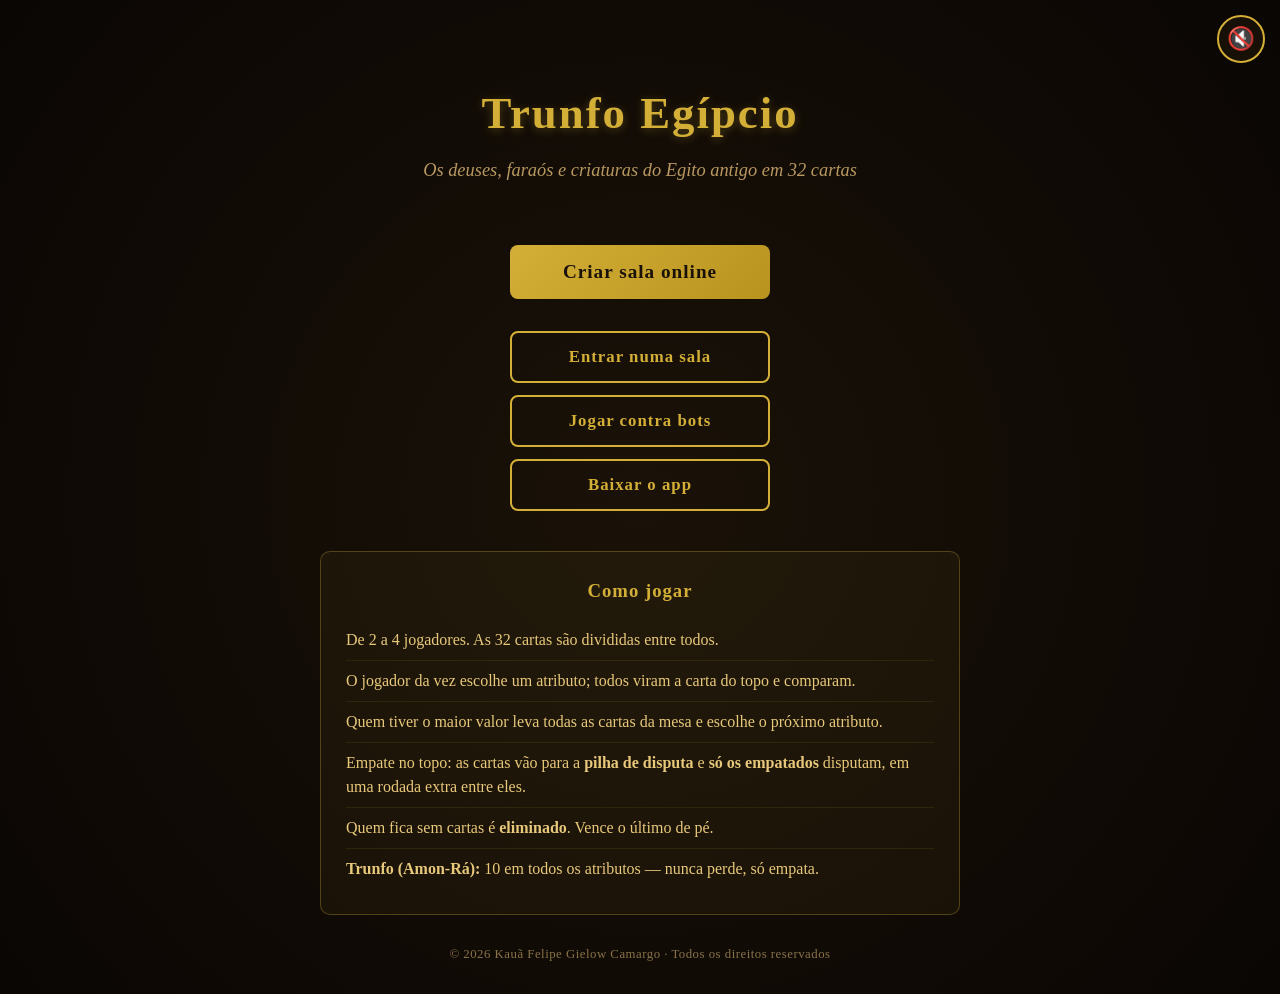
<file: index.html>
<!DOCTYPE html> <html lang="pt-BR"> <head> <meta charset="UTF-8"> <meta name="viewport" content="width=device-width,initial-scale=1,maximum-scale=1,user-scalable=no"> <title>Trunfo Egípcio</title> <link rel="stylesheet" href="style.css?v=14"> <link rel="manifest" href="manifest.json"> <meta name="theme-color" content="#010a4b"> <meta name="mobile-web-app-capable" content="yes"> <meta name="apple-mobile-web-app-capable" content="yes"> <meta name="apple-mobile-web-app-status-bar-style" content="black"> <meta name="apple-mobile-web-app-title" content="Trunfo Egípcio"> <link rel="apple-touch-icon" href="apple-touch-icon.png"> </head> <body> <audio id="musica-fundo" loop preload="auto"> <source src="musica-fundo.mp3" type="audio/mpeg"> <source src="musica-fundo.ogg" type="audio/ogg"> </audio> <button id="btn-som" type="button" aria-label="Ligar a música" title="Música: desligada">🔇</button> <section id="tela-inicial" class="tela ativa"> <h1>Trunfo Egípcio</h1> <p class="subtitulo">Os deuses, faraós e criaturas do Egito antigo em 32 cartas</p> <div class="menu-inicial"> <button id="btn-voltar-partida" class="botao-grande" hidden>Voltar para a partida online</button> <button id="btn-criar-sala" class="botao-grande">Criar sala online</button> <button id="btn-entrar-sala" class="botao-secundario">Entrar numa sala</button> <button id="btn-jogar-bots" class="botao-secundario">Jogar contra bots</button> <button id="btn-instalar" class="botao-secundario" hidden>Instalar o app</button> <a id="btn-baixar-app" class="botao-secundario" href="baixar.html">Baixar o app</a> </div> <div class="regras"> <h3>Como jogar</h3> <ul> <li>De 2 a 4 jogadores. As 32 cartas são divididas entre todos.</li> <li>O jogador da vez escolhe um atributo; todos viram a carta do topo e comparam.</li> <li>Quem tiver o maior valor leva todas as cartas da mesa e escolhe o próximo atributo.</li> <li>Empate no topo: as cartas vão para a <strong>pilha de disputa</strong> e <strong>só os empatados</strong> disputam, em uma rodada extra entre eles.</li> <li>Quem fica sem cartas é <strong>eliminado</strong>. Vence o último de pé.</li> <li><strong>Trunfo (Amon-Rá):</strong> 10 em todos os atributos — nunca perde, só empata.</li> </ul> </div> <p class="direitos">© 2026 Kauã Felipe Gielow Camargo · Todos os direitos reservados</p> </section> <section id="tela-entrar" class="tela"> <h1 class="titulo-medio" id="entrar-titulo">Como quer ser chamado?</h1> <p class="subtitulo" id="entrar-sub">Escolha um nome para a partida.</p> <div class="campo-nome"> <input id="input-nome" type="text" maxlength="16" placeholder="Seu nome" autocomplete="off"> </div> <div id="campo-codigo" class="campo-nome" hidden> <input id="input-codigo" type="text" maxlength="5" placeholder="CÓDIGO DA SALA" autocomplete="off" autocapitalize="characters" spellcheck="false"> </div> <p id="entrar-erro" class="aviso-erro"></p> <div class="lobby-botoes"> <button id="btn-entrar-voltar" class="botao-secundario">Voltar</button> <button id="btn-entrar-confirmar" class="botao-grande">Continuar</button> </div> </section> <section id="tela-sala" class="tela"> <h1 class="titulo-medio">Sala</h1> <div id="convite" class="convite"> <p class="convite-rotulo">Link de convite — envie para quem vai jogar:</p> <div class="convite-linha"> <input id="convite-link" type="text" readonly="readonly"> <button id="btn-copiar" class="botao-secundario">Copiar</button> </div> <p class="convite-codigo">Código: <strong id="convite-codigo">—</strong></p> </div> <div id="sala-assentos"></div> <p id="sala-status" class="aviso-lobby"></p> <div class="lobby-botoes"> <button id="btn-sala-sair" class="botao-secundario">Sair</button> <button id="btn-sala-comecar" class="botao-grande" style="display:none">Começar</button> </div> </section> <section id="tela-lobby" class="tela"> <h1 class="titulo-medio">Jogar contra bots</h1> <p class="subtitulo">Defina cada assento. O assento 1 é você.</p> <div id="assentos"></div> <p id="aviso-lobby" class="aviso-lobby"></p> <div class="lobby-botoes"> <button id="btn-voltar-lobby" class="botao-secundario">Voltar</button> <button id="btn-comecar" class="botao-grande" disabled="disabled">Começar</button> </div> </section> <section id="tela-jogo" class="tela"> <header id="placar"></header> <main id="mesa"></main> <div id="status"> <p id="mensagem">Escolha um atributo</p> <p id="contagem" class="contagem"></p> <button id="btn-proxima" class="botao-grande" style="display:none">Próxima rodada</button> </div> <div id="botoes-atributos"> <button class="btn-attr" data-attr="poder"><span class="nome-attr">Poder</span><span class="valor-attr" data-valor="poder">–</span></button> <button class="btn-attr" data-attr="inteligencia"><span class="nome-attr">Inteligência</span><span class="valor-attr" data-valor="inteligencia">–</span></button> <button class="btn-attr" data-attr="forca"><span class="nome-attr">Força</span><span class="valor-attr" data-valor="forca">–</span></button> <button class="btn-attr" data-attr="agressividade"><span class="nome-attr">Agressividade</span><span class="valor-attr" data-valor="agressividade">–</span></button> </div> <div id="rodape-online" class="rodape-online" hidden> <span id="info-online"></span> <button id="btn-sair-partida" class="botao-secundario botao-pequeno">Sair da partida</button> </div> </section> <section id="tela-fim" class="tela"> <h1 id="resultado-final"></h1> <p id="resumo-final"></p> <div id="revanche-box" class="revanche-box" hidden></div> <button id="btn-recomecar" class="botao-grande">Voltar ao início</button> </section> <button id="atualiza-banner" type="button" hidden></button> <script src="cards.js?v=14"></script> <script src="motor.js?v=14"></script> <script src="rede.js?v=14"></script> <script src="script.js?v=14"></script> <script src="online.js?v=14"></script> <script src="app.js?v=14"></script> </body> </html>
</file>
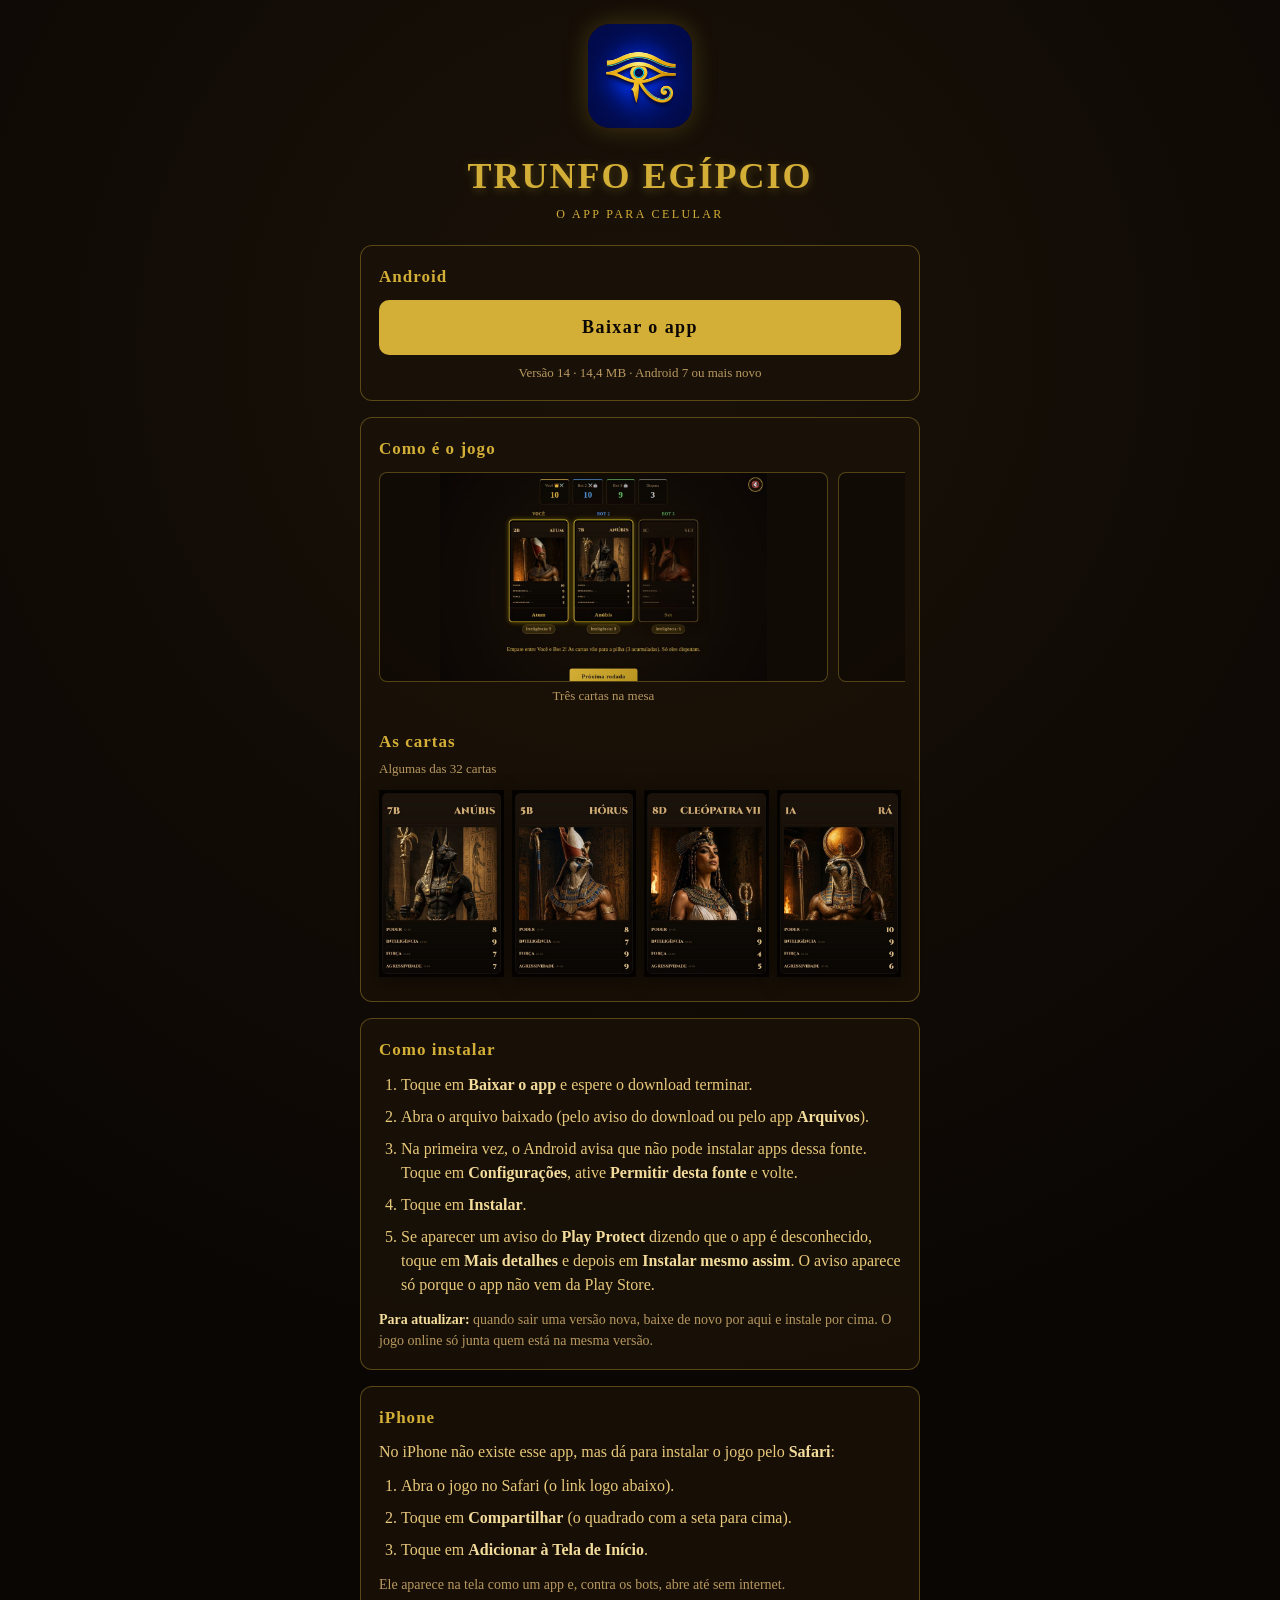
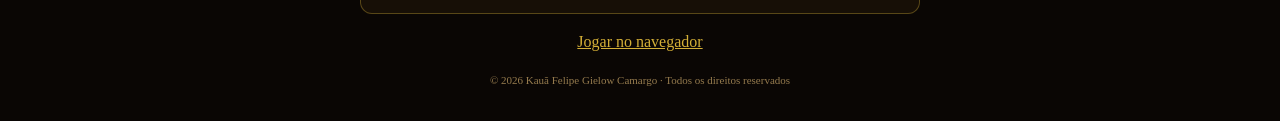
<file: baixar.html>
<!DOCTYPE html> <html lang="pt-BR"> <head> <meta charset="utf-8"> <meta name="viewport" content="width=device-width,initial-scale=1,viewport-fit=cover"> <title>Baixar o app — Trunfo Egípcio</title> <meta name="theme-color" content="#010a4b"> <link rel="icon" type="image/png" sizes="192x192" href="icon-192.png"> <link rel="apple-touch-icon" href="apple-touch-icon.png"> <style>:root{--ink:#0a0604;--surface:rgba(26,18,8,.85);--line:rgba(212,175,55,.35);--text:#e8c87a;--muted:#b89860;--bone:#d4af37}*{box-sizing:border-box}html{background:var(--ink)}body{margin:0;min-height:100vh;background:radial-gradient(circle at 50% 20%,#1a1208 0,var(--ink) 70%);color:var(--text);font-family:Georgia,"Times New Roman",serif;line-height:1.5;-webkit-font-smoothing:antialiased;padding:max(24px,env(safe-area-inset-top)) max(16px,env(safe-area-inset-right)) 32px max(16px,env(safe-area-inset-left))}main{max-width:560px;margin:0 auto}.topo{text-align:center;margin-bottom:22px}.topo img{width:104px;height:104px;border-radius:22px;box-shadow:0 0 24px rgba(212,175,55,.25)}h1{font-family:inherit;font-weight:700;letter-spacing:2px;font-size:clamp(26px,8vw,36px);color:var(--bone);text-shadow:0 2px 10px rgba(212,175,55,.3);margin:14px 0 2px}.sub{color:var(--bone);letter-spacing:.2em;text-transform:uppercase;font-size:12px;margin:0}section{background:var(--surface);border:1px solid var(--line);border-radius:12px;padding:18px;margin:0 0 16px}h2{font-family:inherit;font-weight:700;letter-spacing:.06em;font-size:17px;color:var(--bone);margin:0 0 10px}.baixar{display:block;text-align:center;text-decoration:none;font-family:inherit;font-weight:700;letter-spacing:.08em;font-size:18px;color:#0a0604;background:var(--bone);border-radius:10px;padding:14px 16px}.baixar:hover{background:#e6c65a}.info{text-align:center;color:var(--muted);font-size:13px;margin:8px 0 0}ol{margin:0;padding-left:22px}li{margin:0 0 8px}li:last-child{margin-bottom:0}b{color:#f3dc9b}.nota{color:var(--muted);font-size:14px;margin:12px 0 0}.jogar{display:block;text-align:center;color:var(--bone);margin:6px 0 18px}.copy{text-align:center;font-size:11px;color:var(--muted);opacity:.8;margin:0}.telas{display:flex;gap:10px;overflow-x:auto;scroll-snap-type:x mandatory;margin:0 -4px;padding:0 4px 6px}.telas figure{flex:0 0 86%;margin:0;scroll-snap-align:center}.telas img{display:block;width:100%;height:210px;object-fit:contain;background:rgba(0,0,0,.35);border-radius:8px;border:1px solid var(--line);cursor:zoom-in}figcaption{text-align:center;font-size:13px;color:var(--muted);margin-top:4px}.cartas{display:grid;grid-template-columns:repeat(4,1fr);gap:8px;margin-top:6px}.cartas img{display:block;width:100%;aspect-ratio:5/8;object-fit:contain;border-radius:7px;cursor:zoom-in;filter:drop-shadow(0 4px 10px rgba(0,0,0,.45))}@media (max-width:420px){.cartas{grid-template-columns:repeat(2,1fr)}}.h2-cartas{margin-top:18px!important}.nota-cartas{color:var(--muted);font-size:13px;margin:-6px 0 4px}#zoom{position:fixed;inset:0;z-index:10;background:rgba(0,0,0,.9);display:flex;align-items:center;justify-content:center;padding:16px;cursor:zoom-out}#zoom img{max-width:100%;max-height:100%;object-fit:contain;border-radius:8px}[hidden]{display:none!important}</style> </head> <body> <main> <div class="topo"> <img src="icon-192.png" alt=""> <h1>TRUNFO EGÍPCIO</h1> <p class="sub">O app para celular</p> </div> <section id="android"> <h2>Android</h2> <a class="baixar" id="baixarApk" href="#" hidden download>Baixar o app</a> <p class="info" id="apkInfo">Procurando o app…</p> </section> <section id="galeria"> <h2>Como é o jogo</h2> <div class="telas"> <figure><img src="vitrine/tela-partida.jpg" alt="Três cartas na mesa" loading="lazy"><figcaption>Três cartas na mesa</figcaption></figure> <figure><img src="vitrine/tela-celular.jpg" alt="No celular" loading="lazy"><figcaption>No celular</figcaption></figure> <figure><img src="vitrine/tela-inicio.jpg" alt="A tela inicial" loading="lazy"><figcaption>A tela inicial</figcaption></figure> </div> <h2 class="h2-cartas">As cartas</h2> <p class="nota-cartas">Algumas das 32 cartas</p> <div class="cartas"> <img src="vitrine/carta-anubis.jpg" alt="Anúbis" loading="lazy"> <img src="vitrine/carta-horus.jpg" alt="Hórus" loading="lazy"> <img src="vitrine/carta-cleopatra-vii.jpg" alt="Cleópatra VII" loading="lazy"> <img src="vitrine/carta-ra.jpg" alt="Rá" loading="lazy"> </div> </section> <section id="passos"> <h2>Como instalar</h2> <ol> <li>Toque em <b>Baixar o app</b> e espere o download terminar.</li> <li>Abra o arquivo baixado (pelo aviso do download ou pelo app <b>Arquivos</b>).</li> <li>Na primeira vez, o Android avisa que não pode instalar apps dessa fonte. Toque em <b>Configurações</b>, ative <b>Permitir desta fonte</b> e volte.</li> <li>Toque em <b>Instalar</b>.</li> <li>Se aparecer um aviso do <b>Play Protect</b> dizendo que o app é desconhecido, toque em <b>Mais detalhes</b> e depois em <b>Instalar mesmo assim</b>. O aviso aparece só porque o app não vem da Play Store.</li> </ol> <p class="nota"><b>Para atualizar:</b> quando sair uma versão nova, baixe de novo por aqui e instale por cima. O jogo online só junta quem está na mesma versão.</p> </section> <section id="iphone"> <h2>iPhone</h2> <p style="margin:0 0 10px">No iPhone não existe esse app, mas dá para instalar o jogo pelo <b>Safari</b>:</p> <ol> <li>Abra o jogo no Safari (o link logo abaixo).</li> <li>Toque em <b>Compartilhar</b> (o quadrado com a seta para cima).</li> <li>Toque em <b>Adicionar à Tela de Início</b>.</li> </ol> <p class="nota">Ele aparece na tela como um app e, contra os bots, abre até sem internet.</p> </section> <a class="jogar" href="./">Jogar no navegador</a> <p class="copy">© 2026 Kauã Felipe Gielow Camargo · Todos os direitos reservados</p> </main> <div id="zoom" hidden><img alt=""></div> <script>!function(){"use strict";(/iPhone|iPad|iPod/.test(navigator.userAgent)||"MacIntel"===navigator.platform&&navigator.maxTouchPoints>1)&&(document.getElementById("android").hidden=!0,document.getElementById("passos").hidden=!0);var e=document.getElementById("apkInfo"),n=document.getElementById("baixarApk"),t=document.getElementById("zoom"),o=t.querySelector("img");document.querySelectorAll("#galeria img").forEach(function(e){e.addEventListener("click",function(){o.src=e.src,o.alt=e.alt,t.hidden=!1}),e.addEventListener("error",function(){(e.closest("figure")||e).hidden=!0})}),t.addEventListener("click",function(){t.hidden=!0}),document.addEventListener("keydown",function(e){"Escape"===e.key&&(t.hidden=!0)}),fetch("app/app.json",{cache:"no-store"}).then(function(e){if(!e.ok)throw new Error("sem app");return e.json()}).then(function(t){n.href="app/"+t.arquivo,n.hidden=!1,e.textContent="Versão "+t.versao+" · "+(t.tamanho/1048576).toFixed(1).replace(".",",")+" MB · Android 7 ou mais novo"}).catch(function(){e.textContent=!1===navigator.onLine?"Sem internet agora. Conecte-se para baixar o app.":"O app ainda não está disponível. Enquanto isso, dá para jogar no navegador."})}()</script> </body> </html>
</file>
<file: style.css>
*{margin:0;padding:0;box-sizing:border-box}body{background:radial-gradient(circle at center,#1a1208 0,#0a0604 100%);color:#e8c87a;font-family:Georgia,"Times New Roman",serif;min-height:100vh;padding:20px;line-height:1.5}h1{font-size:2.8rem;color:#d4af37;letter-spacing:2px;text-shadow:0 2px 10px rgba(212,175,55,.3);margin-bottom:10px}.titulo-medio{font-size:2rem}.tela{display:none;max-width:1100px;margin:0 auto}.tela.ativa{display:block;animation:aparecer .3s ease-out}@keyframes aparecer{from{opacity:0;transform:translateY(10px)}to{opacity:1;transform:translateY(0)}}#tela-inicial{text-align:center;padding-top:60px}.subtitulo{font-style:italic;color:#b89860;margin-bottom:40px;font-size:1.15rem}.regras{background:rgba(212,175,55,.05);border:1px solid rgba(212,175,55,.3);border-radius:10px;padding:25px;max-width:640px;margin:40px auto 0;text-align:left}.regras h3{color:#d4af37;margin-bottom:15px;text-align:center;letter-spacing:1px}.regras ul{list-style:none}.regras li{padding:8px 0;border-bottom:1px solid rgba(212,175,55,.1)}.regras li:last-child{border-bottom:none}.botao-grande{background:linear-gradient(135deg,#d4af37 0,#b8941f 100%);color:#1a1208;border:none;padding:16px 40px;font-size:1.2rem;font-weight:700;font-family:inherit;cursor:pointer;border-radius:8px;letter-spacing:1px;transition:transform .15s,box-shadow .15s;margin:20px 0}.botao-grande:hover:not(:disabled){transform:translateY(-2px);box-shadow:0 6px 20px rgba(212,175,55,.4)}.botao-grande:active{transform:translateY(0)}.botao-grande:disabled{opacity:.4;cursor:not-allowed}.botao-secundario{background:0 0;color:#d4af37;border:2px solid #d4af37;padding:14px 30px;font-size:1.05rem;font-weight:700;font-family:inherit;cursor:pointer;border-radius:8px;letter-spacing:1px;transition:background .15s}.botao-secundario:hover{background:rgba(212,175,55,.15)}a.botao-secundario{display:inline-block;text-align:center;text-decoration:none;line-height:normal}.link-baixar{display:block;margin-top:6px;color:#d4af37;font-weight:700}#btn-som{position:fixed;top:15px;right:15px;z-index:1000;width:48px;height:48px;padding:0;border-radius:50%;border:2px solid #d4af37;background:rgba(26,18,8,.85);color:#d4af37;font-size:1.4rem;line-height:1;cursor:pointer;display:flex;align-items:center;justify-content:center;transition:transform .15s,box-shadow .15s,background .15s}#btn-som:hover{transform:translateY(-2px);background:rgba(212,175,55,.2);box-shadow:0 4px 14px rgba(212,175,55,.4)}#btn-som:active{transform:translateY(0)}#tela-lobby{text-align:center;padding-top:40px}#assentos{display:grid;grid-template-columns:repeat(2,1fr);gap:16px;max-width:680px;margin:30px auto 0}.assento{background:rgba(212,175,55,.05);border:2px solid var(--cor,#d4af37);border-radius:12px;padding:18px}.assento-titulo{color:var(--cor,#d4af37);font-weight:700;letter-spacing:1px;margin-bottom:12px;text-transform:uppercase;font-size:.95rem}.assento-ops{display:flex;flex-direction:column;gap:8px}.op-assento{background:rgba(0,0,0,.25);border:1px solid rgba(212,175,55,.3);color:#e8c87a;padding:10px;font-family:inherit;font-size:.95rem;border-radius:6px;cursor:pointer;transition:all .15s}.op-assento:hover{background:rgba(212,175,55,.15)}.op-assento.sel{background:var(--cor,#d4af37);color:#1a1208;font-weight:700;border-color:var(--cor,#d4af37)}.assento-fixo{background:var(--cor,#d4af37);color:#1a1208;font-weight:700;letter-spacing:1px;padding:12px;border-radius:6px;text-align:center}.aviso-lobby{color:#b89860;margin-top:22px;font-style:italic;min-height:1.4em}.lobby-botoes{display:flex;gap:16px;justify-content:center;align-items:center;margin-top:10px}#placar{display:flex;flex-wrap:wrap;justify-content:center;gap:12px;margin-bottom:22px}.bloco-placar{text-align:center;background:rgba(0,0,0,.25);border:1px solid rgba(212,175,55,.25);border-top:3px solid var(--cor,#d4af37);border-radius:8px;padding:10px 16px;min-width:96px}.bloco-placar.pilha{border-top-color:#888;opacity:.95}.bloco-placar.eliminado{opacity:.4;filter:grayscale(.7)}.rotulo{display:block;font-size:.8rem;color:#b89860;letter-spacing:.5px}.numero{display:block;font-size:1.8rem;color:var(--cor,#d4af37);font-weight:700}.bloco-placar.pilha .numero{color:#ccc}#mesa{min-height:420px;display:flex;align-items:flex-start;justify-content:center;margin-bottom:22px}.mesa-escolha{text-align:center;width:100%;max-width:340px}.rotulo-lado{color:var(--cor,#b89860);letter-spacing:2px;text-transform:uppercase;font-size:.95rem;margin-bottom:10px;font-weight:700}.mesa-grid{display:flex;flex-wrap:wrap;gap:18px;justify-content:center;align-items:flex-start;width:100%}.slot-mesa{display:flex;flex-direction:column;align-items:center;gap:8px}.slot-nome{color:var(--cor,#d4af37);font-weight:700;letter-spacing:1px;text-transform:uppercase;font-size:.85rem}.carta{background:linear-gradient(180deg,#1a1208 0,#0a0604 100%);border:2px solid #d4af37;border-radius:12px;overflow:hidden;box-shadow:0 8px 30px rgba(0,0,0,.7),0 0 20px rgba(212,175,55,.15)}.carta img{width:100%;display:block}.carta-grande{max-width:320px;margin:0 auto;min-height:400px}.carta-media{width:200px}.carta-nome{padding:10px;font-size:1.1rem;font-weight:700;text-align:center;color:#d4af37;letter-spacing:1px;border-top:1px solid rgba(212,175,55,.3)}.carta-grande .carta-nome{font-size:1.3rem}.trunfo-tag{font-size:.65rem;color:gold;letter-spacing:2px;display:block}.carta-verso{aspect-ratio:3/4;display:flex;align-items:center;justify-content:center;font-size:5rem;color:#d4af37;background:repeating-linear-gradient(45deg,#1a1208,#1a1208 10px,#221a0c 10px,#221a0c 20px)}.carta-media .carta-verso{font-size:4rem}.slot-mesa.vencedora .carta{border-color:#7fdc7f;box-shadow:0 0 26px rgba(127,220,127,.6)}.slot-mesa.empatada .carta{border-color:gold;box-shadow:0 0 22px rgba(255,215,0,.55);animation:pulsar 1s ease-in-out infinite}@keyframes pulsar{0%,100%{box-shadow:0 0 18px rgba(255,215,0,.4)}50%{box-shadow:0 0 30px rgba(255,215,0,.75)}}.slot-mesa.perdedora .carta{opacity:.55}.slot-mesa.local .carta{border-color:gold;box-shadow:0 0 22px rgba(255,215,0,.5)}.badge-valor.oculto{opacity:.45;font-style:italic}.badge-valor{background:rgba(212,175,55,.15);border:1px solid rgba(212,175,55,.4);color:#e8c87a;padding:4px 12px;border-radius:20px;font-size:.85rem;letter-spacing:.5px}.slot-mesa.vencedora .badge-valor{background:rgba(127,220,127,.2);border-color:#7fdc7f;color:#aef0ae}.aviso-rank{color:#d4af37;font-style:italic;font-size:1.1rem;padding:40px 20px;text-align:center}#status{text-align:center;margin-bottom:18px;min-height:80px}#mensagem{font-size:1.15rem;color:#e8c87a;padding:10px}#mensagem.vitoria{color:#7fdc7f}#mensagem.derrota{color:#dc7f7f}#mensagem.empate{color:#d4af37}#botoes-atributos{display:grid;grid-template-columns:repeat(4,1fr);gap:10px}.btn-attr{background:rgba(212,175,55,.1);border:2px solid #d4af37;color:#e8c87a;padding:15px 10px;font-family:inherit;font-size:1rem;cursor:pointer;border-radius:8px;display:flex;flex-direction:column;gap:5px;align-items:center;transition:all .15s}.btn-attr:hover:not(:disabled){background:rgba(212,175,55,.25);transform:translateY(-2px)}.btn-attr:disabled{opacity:.4;cursor:not-allowed}.nome-attr{font-size:.9rem;letter-spacing:1px}.valor-attr{font-size:1.6rem;font-weight:700;color:#d4af37}#tela-fim{text-align:center;padding-top:100px}#resultado-final{font-size:2.6rem;margin-bottom:20px}#resumo-final{font-size:1.2rem;color:#b89860;margin-bottom:30px}@media (max-width:760px){body{padding:10px}h1{font-size:2rem}.titulo-medio{font-size:1.6rem}#assentos{grid-template-columns:1fr}.mesa-grid{gap:12px}.carta-media{width:44vw;max-width:180px}.carta-grande{max-width:86vw;min-height:0}#botoes-atributos{grid-template-columns:repeat(2,1fr)}.numero{font-size:1.5rem}.bloco-placar{min-width:80px;padding:8px 10px}#btn-som{top:10px;right:10px;width:42px;height:42px;font-size:1.2rem}.lobby-botoes{flex-direction:column-reverse}.lobby-botoes .botao-grande,.lobby-botoes .botao-secundario{width:100%}}.menu-inicial{display:flex;flex-direction:column;gap:12px;align-items:center;margin:30px 0}.menu-inicial .botao-grande,.menu-inicial .botao-secundario{min-width:260px}.campo-nome{margin:24px auto;max-width:360px}#input-codigo,#input-nome{width:100%;padding:14px 16px;font-size:1.1rem;font-family:inherit;text-align:center;color:#e8c87a;background:rgba(0,0,0,.3);border:2px solid #d4af37;border-radius:8px}#input-codigo::placeholder,#input-nome::placeholder{color:#8a7340}#input-codigo:focus,#input-nome:focus{outline:0;box-shadow:0 0 14px rgba(212,175,55,.4)}#input-codigo{letter-spacing:6px;text-transform:uppercase}#input-codigo::placeholder{letter-spacing:2px}.campo-nome[hidden]{display:none}.aviso-erro{color:#dc7f7f;min-height:1.4em;margin:8px 0}#tela-sala{text-align:center;padding-top:30px}.convite{background:rgba(212,175,55,.06);border:1px solid rgba(212,175,55,.3);border-radius:10px;padding:18px;max-width:600px;margin:0 auto 24px}.convite-rotulo{color:#b89860;font-size:.95rem;margin-bottom:10px}.convite-linha{display:flex;gap:8px}#convite-link{flex:1;padding:10px 12px;font-size:.9rem;font-family:inherit;color:#e8c87a;background:rgba(0,0,0,.35);border:1px solid rgba(212,175,55,.4);border-radius:6px}.convite-codigo{margin-top:12px;color:#b89860;letter-spacing:1px}.convite-codigo strong{color:#d4af37;font-size:1.3rem;letter-spacing:3px}#sala-assentos{display:grid;grid-template-columns:repeat(2,1fr);gap:16px;max-width:680px;margin:0 auto}.assento.meu{box-shadow:0 0 18px rgba(255,215,0,.4)}.assento-ocupado{background:rgba(0,0,0,.25);border:1px solid rgba(212,175,55,.3);border-radius:6px;padding:14px 10px;color:#e8c87a;font-size:1rem;line-height:1.4}.assento-ocupado .mini{font-size:.8rem;color:#b89860}@media (max-width:760px){#sala-assentos{grid-template-columns:1fr}.menu-inicial .botao-grande,.menu-inicial .botao-secundario{width:100%;min-width:0}.convite-linha{flex-direction:column}}.bloco-placar.meu-placar{outline:2px solid #ffd700;outline-offset:1px;box-shadow:0 0 12px rgba(255,215,0,.35)}.mini-espera{color:#b89860;font-style:italic;font-size:.9em}#atualiza-banner{position:fixed;top:calc(12px + env(safe-area-inset-top));left:50%;transform:translateX(-50%);z-index:40;background:#d4af37;color:#1a1208;border:none;border-radius:10px;padding:10px 16px;font-family:inherit;font-size:.95rem;line-height:1.35;box-shadow:0 10px 30px rgba(0,0,0,.55);max-width:92vw;text-align:center;cursor:pointer}#atualiza-banner[hidden]{display:none}#atualiza-banner:hover{background:#e2c25a}.atualiza-nota{display:block;font-size:.8rem;opacity:.75}#btn-instalar[hidden]{display:none}.direitos{margin:30px auto 10px;font-size:.8rem;color:#8a7248;letter-spacing:.5px}.contagem{min-height:1.3em;font-size:.95rem;color:#b89860;font-style:italic}.rodape-online{display:flex;justify-content:center;align-items:center;flex-wrap:wrap;gap:14px;margin:26px auto 10px;color:#8a7248;font-size:.9rem}.rodape-online[hidden]{display:none}.botao-pequeno{padding:8px 16px;font-size:.9rem}.revanche-box{margin:0 auto 10px;max-width:420px}.revanche-box[hidden]{display:none}.revanche-nota{color:#b89860;font-style:italic;margin:6px 0 14px}#btn-voltar-partida[hidden]{display:none}
</file>
